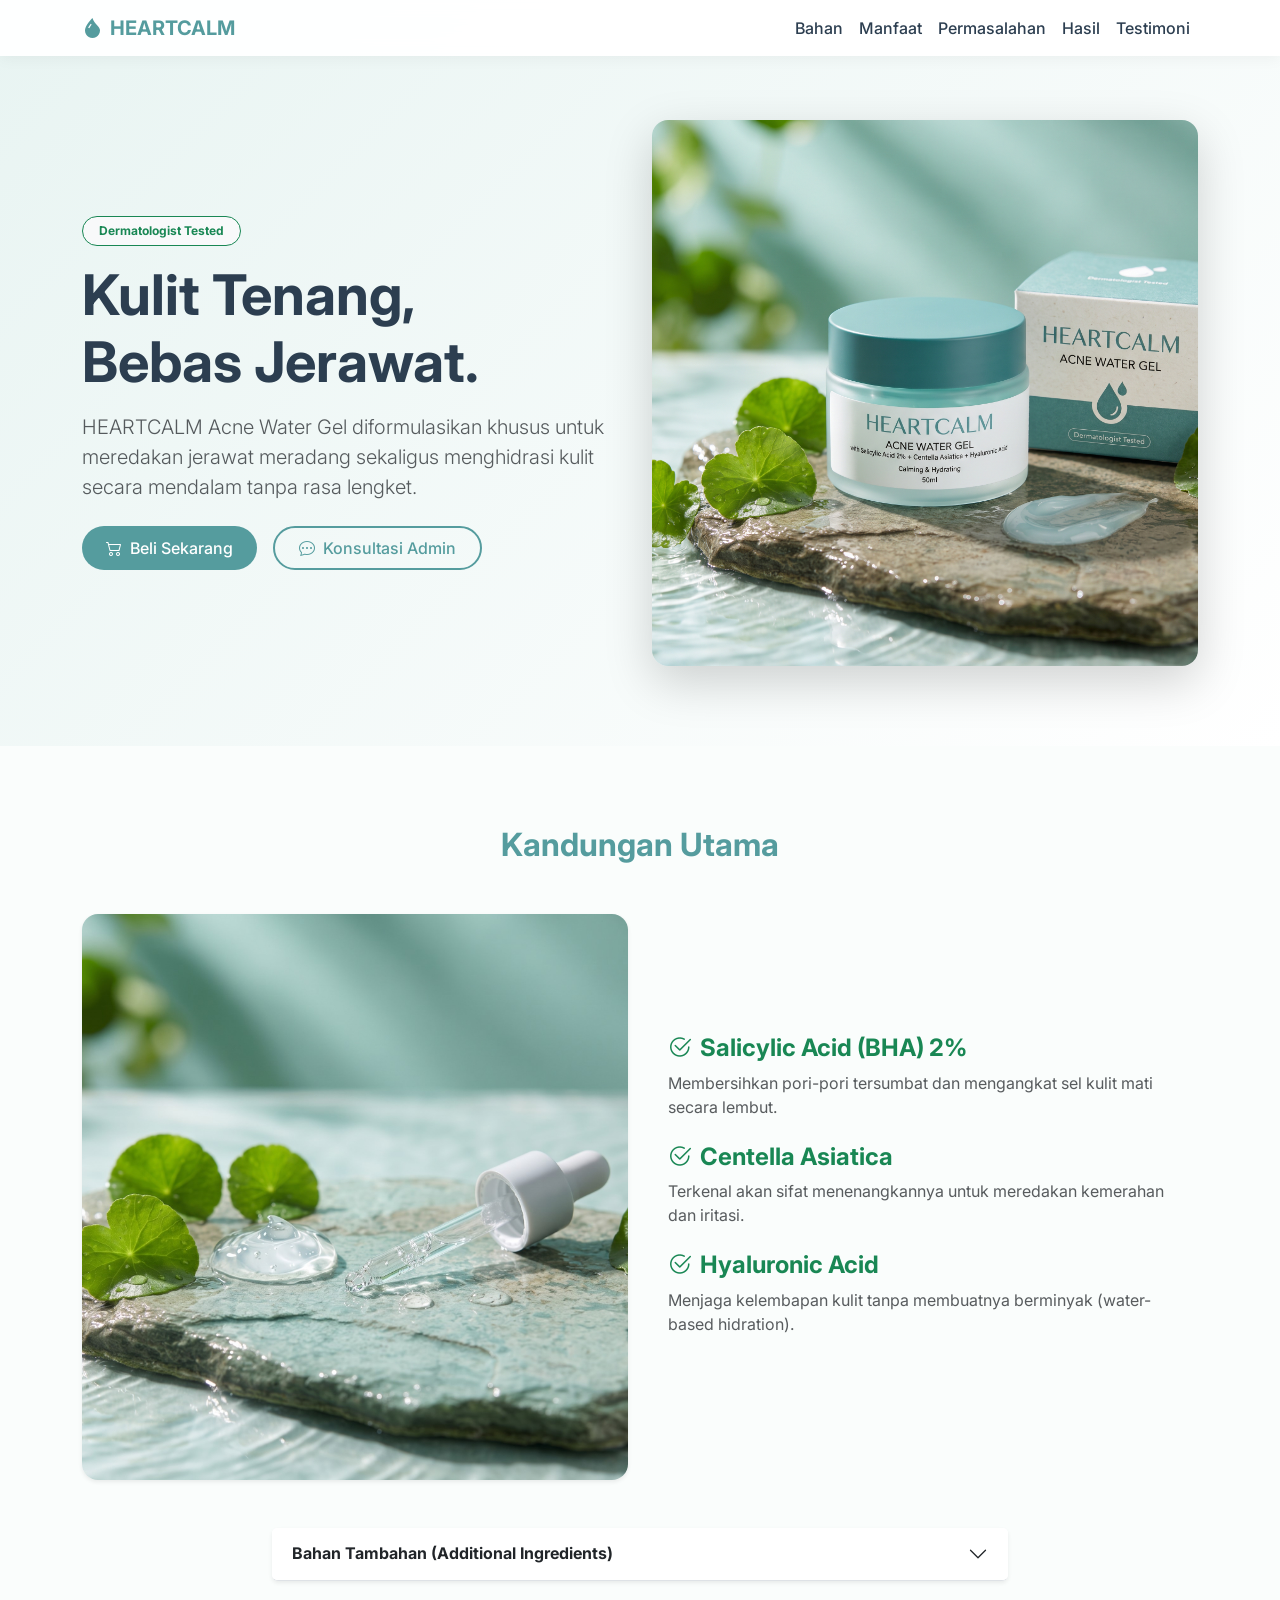
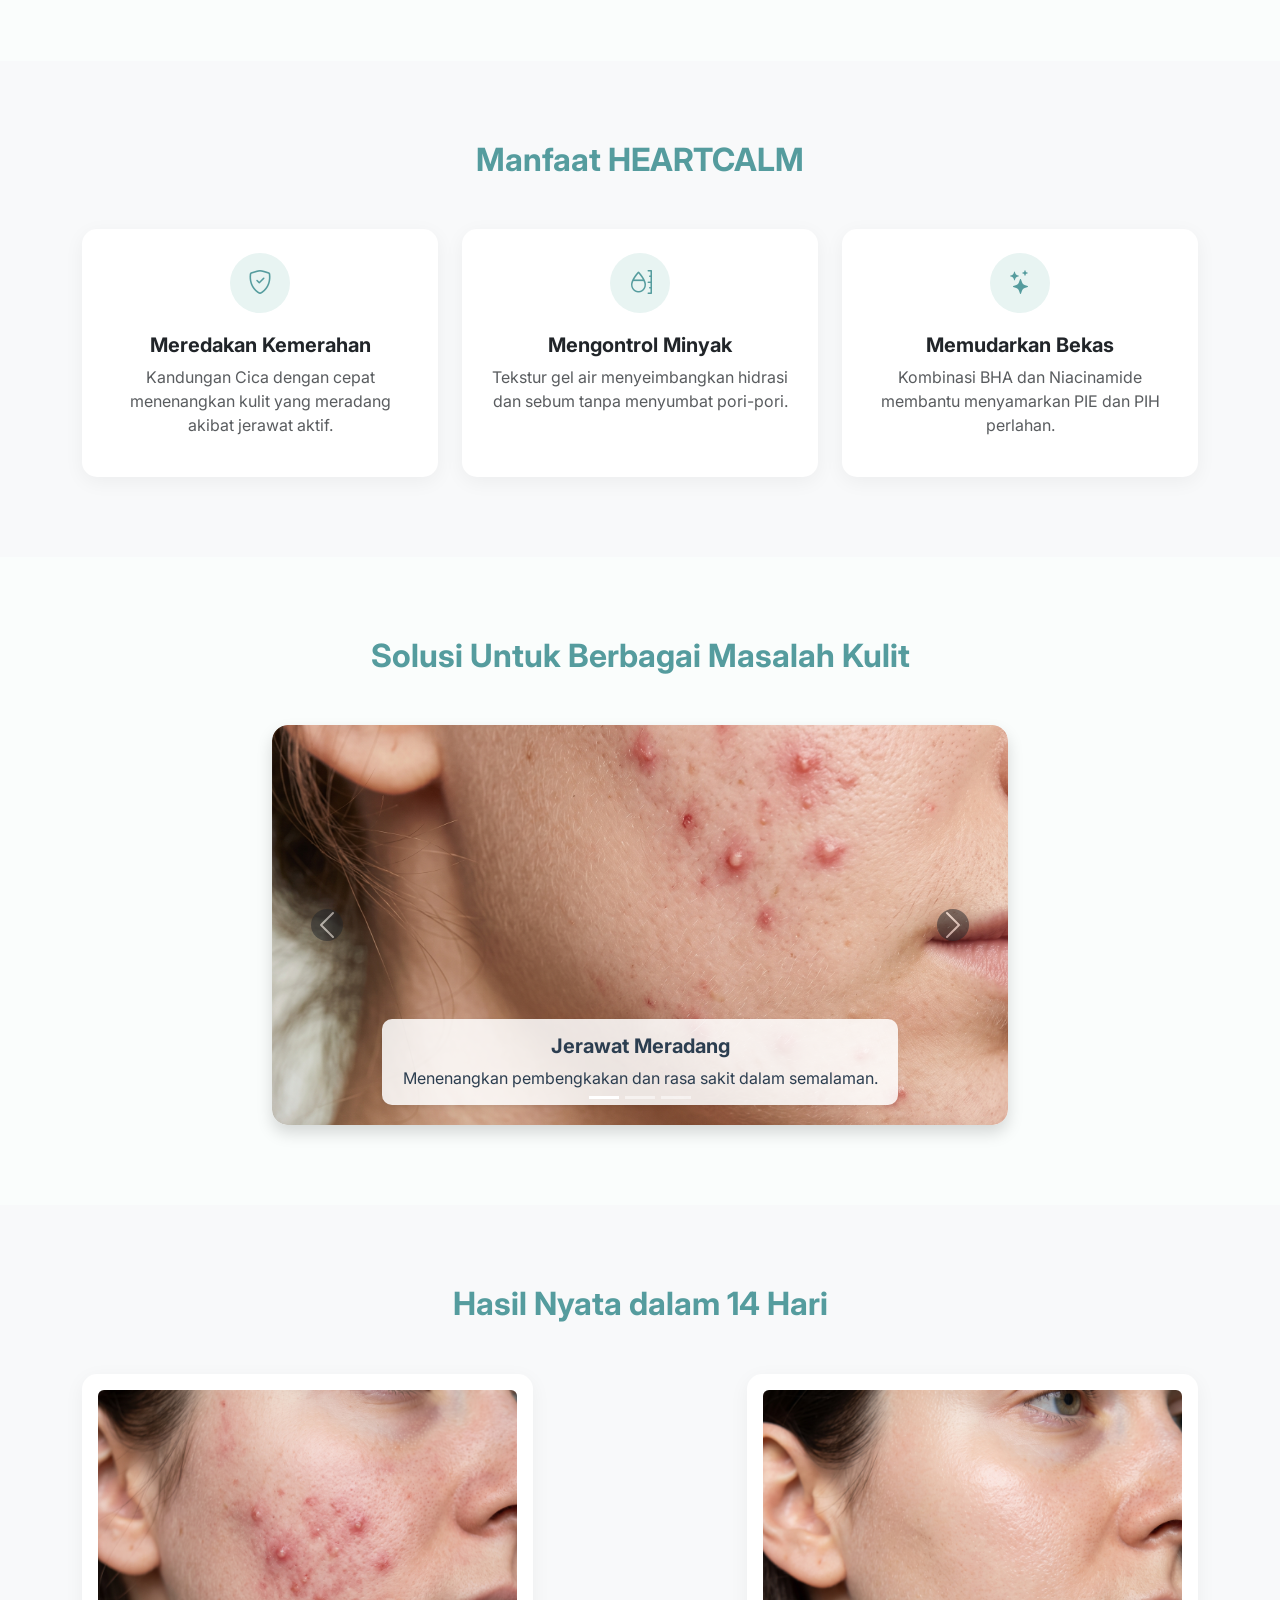
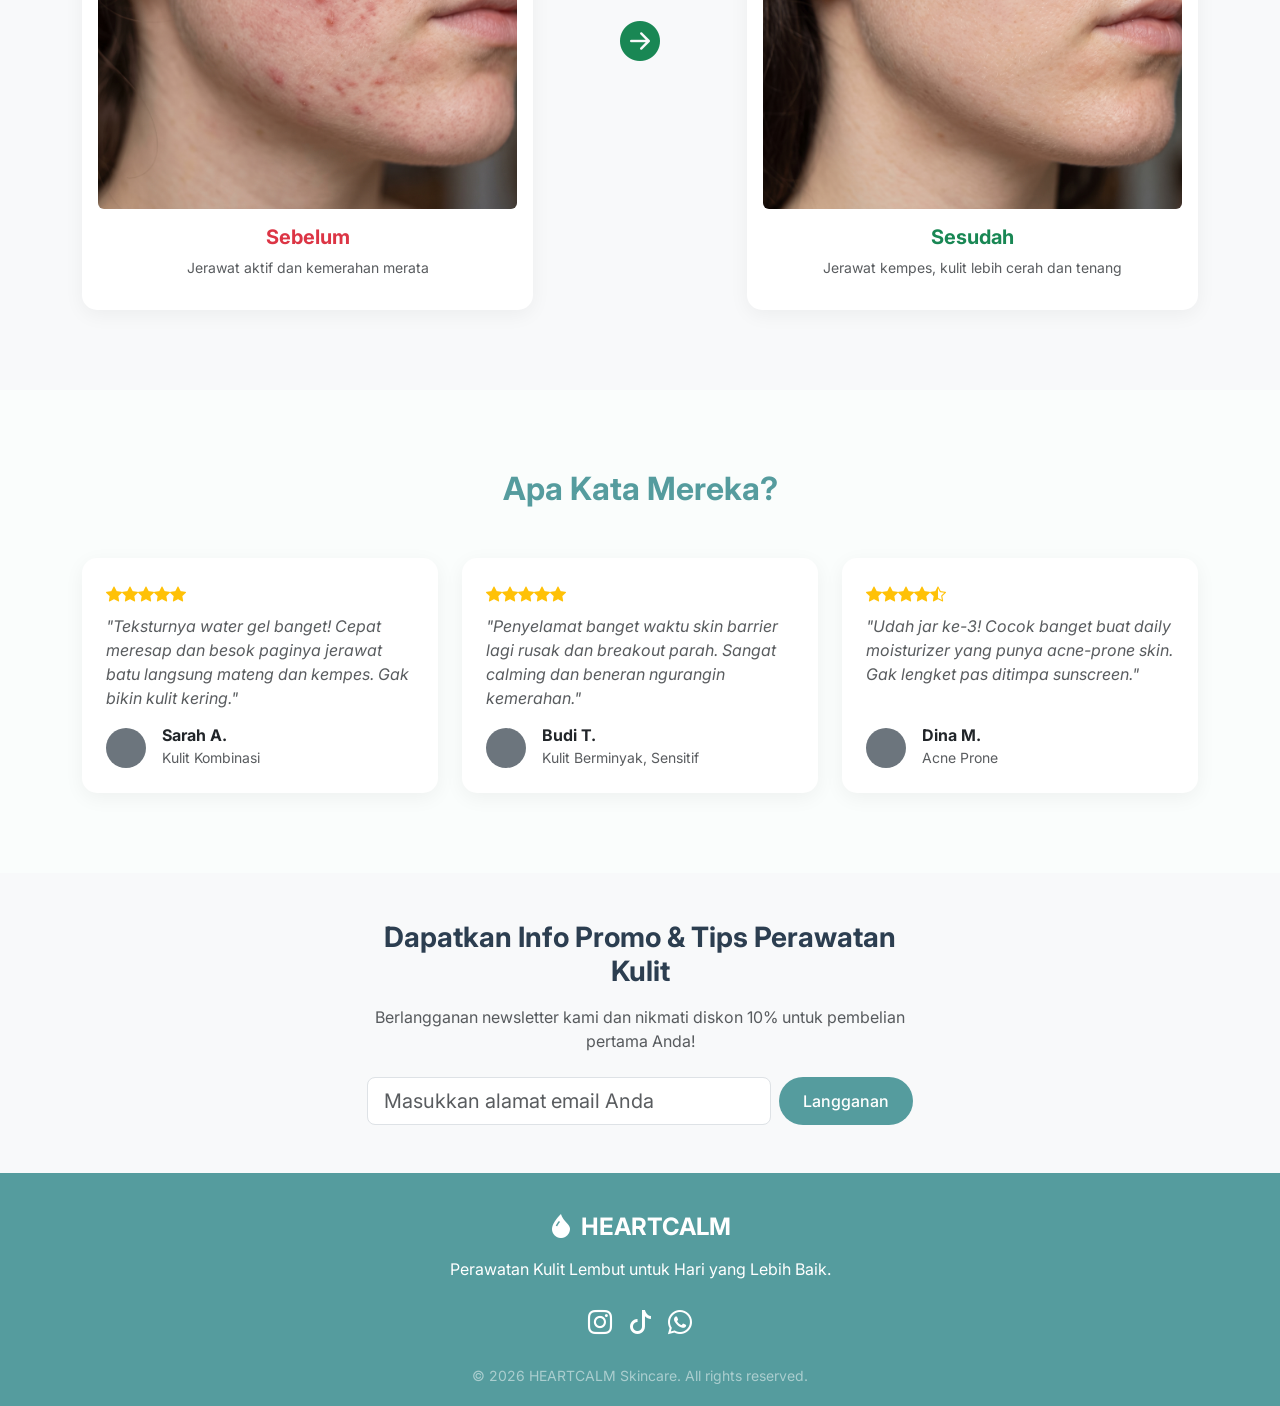
<file: index.html>
<!DOCTYPE html>
<html lang="id">
<head>
    <meta charset="UTF-8">
    <meta name="viewport" content="width=device-width, initial-scale=1.0">
    <title>HEARTCALM Acne Water Gel</title>
    
    <!-- Vendor styles -->
    <link href="https://cdn.jsdelivr.net/npm/bootstrap@5.3.0/dist/css/bootstrap.min.css" rel="stylesheet">
    <!-- Icon library -->
    <link rel="stylesheet" href="https://cdn.jsdelivr.net/npm/bootstrap-icons@1.11.1/font/bootstrap-icons.css">
    <!-- Typography -->
    <link href="https://fonts.googleapis.com/css2?family=Inter:wght@300;400;500;600;700&display=swap" rel="stylesheet">
    <link rel="stylesheet" href="css/styles.css">
</head>
<body data-bs-spy="scroll" data-bs-target="#mainNav" data-bs-root-margin="0px 0px -40%" data-bs-smooth-scroll="true">

    <!-- Navigation -->
    <nav id="mainNav" class="navbar navbar-expand-lg fixed-top">
        <div class="container">
            <a class="navbar-brand" href="#hero">
                <i class="bi bi-droplet-fill me-2"></i>HEARTCALM
            </a>
            <button class="navbar-toggler" type="button" data-bs-toggle="collapse" data-bs-target="#navbarNav">
                <span class="navbar-toggler-icon"></span>
            </button>
            <div class="collapse navbar-collapse" id="navbarNav">
                <ul class="navbar-nav ms-auto align-items-center">
                    <li class="nav-item"><a class="nav-link" href="#bahan">Bahan</a></li>
                    <li class="nav-item"><a class="nav-link" href="#manfaat">Manfaat</a></li>
                    <li class="nav-item"><a class="nav-link" href="#permasalahan">Permasalahan</a></li>
                    <li class="nav-item"><a class="nav-link" href="#hasil">Hasil</a></li>
                    <li class="nav-item"><a class="nav-link" href="#testimoni">Testimoni</a></li>
                </ul>
            </div>
        </div>
    </nav>

    <!-- Hero Section -->
    <header id="hero">
        <div class="container">
            <div class="row align-items-center">
                <div class="col-lg-6 mb-5 mb-lg-0">
                    <span class="badge bg-light text-success border border-success mb-3 px-3 py-2 rounded-pill">Dermatologist Tested</span>
                    <h1 class="display-4 fw-bold mb-3">Kulit Tenang,<br>Bebas Jerawat.</h1>
                    <p class="lead mb-4 text-muted">HEARTCALM Acne Water Gel diformulasikan khusus untuk meredakan jerawat meradang sekaligus menghidrasi kulit secara mendalam tanpa rasa lengket.</p>
                    <div class="d-flex gap-3 flex-wrap">
                        <a href="#pembelian" class="btn btn-primary-custom"><i class="bi bi-cart2 me-2"></i>Beli Sekarang</a>
                        <a href="#konsultasi" class="btn btn-outline-custom"><i class="bi bi-chat-dots me-2"></i>Konsultasi Admin</a>
                    </div>
                </div>
                <div class="col-lg-6 text-center">
                    <img src="asset/mockup.jfif" alt="HEARTCALM Acne Water Gel" class="img-fluid rounded-4 shadow-lg">
                </div>
            </div>
        </div>
    </header>

    <!-- Bahan Section -->
    <section id="bahan">
        <div class="container">
            <h2 class="section-title">Kandungan Utama</h2>
            <div class="row align-items-center mb-5">
                <div class="col-md-6 mb-4 mb-md-0">
                    <img src="asset/kandungan.jpg" class="img-fluid rounded-4 shadow-sm" alt="Ingredients">
                </div>
                <div class="col-md-6">
                    <ul class="list-group list-group-flush mb-4">
                        <li class="list-group-item bg-transparent border-bottom-0 pb-3">
                            <h4 class="text-success fw-bold"><i class="bi bi-check2-circle me-2"></i>Salicylic Acid (BHA) 2%</h4>
                            <p class="text-muted mb-0">Membersihkan pori-pori tersumbat dan mengangkat sel kulit mati secara lembut.</p>
                        </li>
                        <li class="list-group-item bg-transparent border-bottom-0 pb-3">
                            <h4 class="text-success fw-bold"><i class="bi bi-check2-circle me-2"></i>Centella Asiatica</h4>
                            <p class="text-muted mb-0">Terkenal akan sifat menenangkannya untuk meredakan kemerahan dan iritasi.</p>
                        </li>
                        <li class="list-group-item bg-transparent border-bottom-0">
                            <h4 class="text-success fw-bold"><i class="bi bi-check2-circle me-2"></i>Hyaluronic Acid</h4>
                            <p class="text-muted mb-0">Menjaga kelembapan kulit tanpa membuatnya berminyak (water-based hidration).</p>
                        </li>
                    </ul>
                </div>
            </div>

            <!-- Accordion untuk Bahan Tambahan -->
            <div class="row justify-content-center">
                <div class="col-lg-8">
                    <div class="accordion shadow-sm rounded" id="accordionBahan">
                        <div class="accordion-item border-0 border-bottom">
                            <h2 class="accordion-header">
                                <button class="accordion-button collapsed fw-bold" type="button" data-bs-toggle="collapse" data-bs-target="#collapseOne">
                                    Bahan Tambahan (Additional Ingredients)
                                </button>
                            </h2>
                            <div id="collapseOne" class="accordion-collapse collapse" data-bs-parent="#accordionBahan">
                                <div class="accordion-body text-muted">
                                    <strong>Niacinamide:</strong> Membantu mencerahkan bekas jerawat.<br>
                                    <strong>Panthenol (Vitamin B5):</strong> Memperbaiki skin barrier yang rusak.<br>
                                    <strong>Allantoin:</strong> Melindungi kulit dan merangsang pertumbuhan sel baru.<br>
                                    <em>Bebas dari paraben, alkohol, dan pewangi buatan.</em>
                                </div>
                            </div>
                        </div>
                    </div>
                </div>
            </div>
        </div>
    </section>

    <!-- Manfaat Section -->
    <section id="manfaat" class="bg-light">
        <div class="container">
            <h2 class="section-title">Manfaat HEARTCALM</h2>
            <div class="row g-4">
                <div class="col-md-4">
                    <div class="card card-custom p-4 text-center">
                        <div class="d-flex justify-content-center">
                            <div class="icon-box"><i class="bi bi-shield-check"></i></div>
                        </div>
                        <h5 class="fw-bold">Meredakan Kemerahan</h5>
                        <p class="text-muted">Kandungan Cica dengan cepat menenangkan kulit yang meradang akibat jerawat aktif.</p>
                    </div>
                </div>
                <div class="col-md-4">
                    <div class="card card-custom p-4 text-center">
                        <div class="d-flex justify-content-center">
                            <div class="icon-box"><i class="bi bi-moisture"></i></div>
                        </div>
                        <h5 class="fw-bold">Mengontrol Minyak</h5>
                        <p class="text-muted">Tekstur gel air menyeimbangkan hidrasi dan sebum tanpa menyumbat pori-pori.</p>
                    </div>
                </div>
                <div class="col-md-4">
                    <div class="card card-custom p-4 text-center">
                        <div class="d-flex justify-content-center">
                            <div class="icon-box"><i class="bi bi-stars"></i></div>
                        </div>
                        <h5 class="fw-bold">Memudarkan Bekas</h5>
                        <p class="text-muted">Kombinasi BHA dan Niacinamide membantu menyamarkan PIE dan PIH perlahan.</p>
                    </div>
                </div>
            </div>
        </div>
    </section>

    <!-- Permasalahan Section -->
    <section id="permasalahan">
        <div class="container">
            <h2 class="section-title">Solusi Untuk Berbagai Masalah Kulit</h2>
            <div class="row justify-content-center">
                <div class="col-lg-8">
                    <div id="carouselMasalah" class="carousel slide shadow rounded-4 overflow-hidden" data-bs-ride="carousel">
                        <div class="carousel-indicators">
                            <button type="button" data-bs-target="#carouselMasalah" data-bs-slide-to="0" class="active"></button>
                            <button type="button" data-bs-target="#carouselMasalah" data-bs-slide-to="1"></button>
                            <button type="button" data-bs-target="#carouselMasalah" data-bs-slide-to="2"></button>
                        </div>
                        <div class="carousel-inner">
                            <div class="carousel-item active">
                                <img src="asset/jerawat.jfif" class="d-block w-100" alt="Jerawat Meradang">
                                <div class="carousel-caption d-none d-md-block shadow-sm">
                                    <h5 class="fw-bold text-primary-color">Jerawat Meradang</h5>
                                    <p class="mb-0">Menenangkan pembengkakan dan rasa sakit dalam semalaman.</p>
                                </div>
                            </div>
                            <div class="carousel-item">
                                <img src="asset/bekas jerawat (2).jfif" class="d-block w-100" alt="Bekas Jerawat">
                                <div class="carousel-caption d-none d-md-block shadow-sm">
                                    <h5 class="fw-bold text-primary-color">Bekas Jerawat Kemerahan (PIE)</h5>
                                    <p class="mb-0">Memperbaiki tekstur dan meratakan warna kulit.</p>
                                </div>
                            </div>
                            <div class="carousel-item">
                                <img src="asset/kulit sensitif.jfif" class="d-block w-100" alt="Kulit Sensitif">
                                <div class="carousel-caption d-none d-md-block shadow-sm">
                                    <h5 class="fw-bold text-primary-color">Kulit Sensitif & Dehidrasi</h5>
                                    <p class="mb-0">Hidrasi ringan yang aman untuk skin barrier rapuh.</p>
                                </div>
                            </div>
                        </div>
                        <button class="carousel-control-prev" type="button" data-bs-target="#carouselMasalah" data-bs-slide="prev">
                            <span class="carousel-control-prev-icon bg-dark rounded-circle p-3" aria-hidden="true"></span>
                            <span class="visually-hidden">Previous</span>
                        </button>
                        <button class="carousel-control-next" type="button" data-bs-target="#carouselMasalah" data-bs-slide="next">
                            <span class="carousel-control-next-icon bg-dark rounded-circle p-3" aria-hidden="true"></span>
                            <span class="visually-hidden">Next</span>
                        </button>
                    </div>
                </div>
            </div>
        </div>
    </section>

    <!-- Hasil Penggunaan Section -->
    <section id="hasil" class="bg-light">
        <div class="container">
            <h2 class="section-title">Hasil Nyata dalam 14 Hari</h2>
            <div class="row g-4 text-center justify-content-center">
                <div class="col-md-5">
                    <div class="card card-custom p-3">
                        <img src="asset/sebelum.jfif" class="img-fluid rounded mb-3" alt="Before">
                        <h5 class="fw-bold text-danger">Sebelum</h5>
                        <p class="text-muted small">Jerawat aktif dan kemerahan merata</p>
                    </div>
                </div>
                <div class="col-md-2 d-flex align-items-center justify-content-center">
                    <i class="bi bi-arrow-right-circle-fill text-success fs-1 d-none d-md-block"></i>
                    <i class="bi bi-arrow-down-circle-fill text-success fs-1 d-md-none my-3"></i>
                </div>
                <div class="col-md-5">
                    <div class="card card-custom p-3">
                        <img src="asset/sesudah.jfif" class="img-fluid rounded mb-3" alt="After">
                        <h5 class="fw-bold text-success">Sesudah</h5>
                        <p class="text-muted small">Jerawat kempes, kulit lebih cerah dan tenang</p>
                    </div>
                </div>
            </div>
        </div>
    </section>

    <!-- Testimoni Section -->
    <section id="testimoni">
        <div class="container">
            <h2 class="section-title">Apa Kata Mereka?</h2>
            <div class="row g-4">
                <div class="col-md-4">
                    <div class="card card-custom p-4">
                        <div class="text-warning mb-2">
                            <i class="bi bi-star-fill"></i><i class="bi bi-star-fill"></i><i class="bi bi-star-fill"></i><i class="bi bi-star-fill"></i><i class="bi bi-star-fill"></i>
                        </div>
                        <p class="fst-italic text-muted">"Teksturnya water gel banget! Cepat meresap dan besok paginya jerawat batu langsung mateng dan kempes. Gak bikin kulit kering."</p>
                        <div class="d-flex align-items-center mt-auto">
                            <div class="bg-secondary rounded-circle me-3" style="width: 40px; height: 40px;"></div>
                            <div>
                                <h6 class="mb-0 fw-bold">Sarah A.</h6>
                                <small class="text-muted">Kulit Kombinasi</small>
                            </div>
                        </div>
                    </div>
                </div>
                <div class="col-md-4">
                    <div class="card card-custom p-4">
                        <div class="text-warning mb-2">
                            <i class="bi bi-star-fill"></i><i class="bi bi-star-fill"></i><i class="bi bi-star-fill"></i><i class="bi bi-star-fill"></i><i class="bi bi-star-fill"></i>
                        </div>
                        <p class="fst-italic text-muted">"Penyelamat banget waktu skin barrier lagi rusak dan breakout parah. Sangat calming dan beneran ngurangin kemerahan."</p>
                        <div class="d-flex align-items-center mt-auto">
                            <div class="bg-secondary rounded-circle me-3" style="width: 40px; height: 40px;"></div>
                            <div>
                                <h6 class="mb-0 fw-bold">Budi T.</h6>
                                <small class="text-muted">Kulit Berminyak, Sensitif</small>
                            </div>
                        </div>
                    </div>
                </div>
                <div class="col-md-4">
                    <div class="card card-custom p-4">
                        <div class="text-warning mb-2">
                            <i class="bi bi-star-fill"></i><i class="bi bi-star-fill"></i><i class="bi bi-star-fill"></i><i class="bi bi-star-fill"></i><i class="bi bi-star-half"></i>
                        </div>
                        <p class="fst-italic text-muted">"Udah jar ke-3! Cocok banget buat daily moisturizer yang punya acne-prone skin. Gak lengket pas ditimpa sunscreen."</p>
                        <div class="d-flex align-items-center mt-auto">
                            <div class="bg-secondary rounded-circle me-3" style="width: 40px; height: 40px;"></div>
                            <div>
                                <h6 class="mb-0 fw-bold">Dina M.</h6>
                                <small class="text-muted">Acne Prone</small>
                            </div>
                        </div>
                    </div>
                </div>
            </div>
        </div>
    </section>

    <!-- Newsletter Section -->
    <section id="newsletter" class="bg-light pb-5 pt-5">
        <div class="container text-center">
            <div class="row justify-content-center">
                <div class="col-md-8 col-lg-6">
                    <h3 class="fw-bold mb-3">Dapatkan Info Promo & Tips Perawatan Kulit</h3>
                    <p class="text-muted mb-4">Berlangganan newsletter kami dan nikmati diskon 10% untuk pembelian pertama Anda!</p>
                    
                    <form id="newsletterForm" class="d-flex flex-column flex-sm-row gap-2" novalidate>
                        <div class="flex-grow-1 position-relative text-start">
                            <input type="email" class="form-control form-control-lg" id="emailInput" placeholder="Masukkan alamat email Anda" required>
                            <div class="invalid-feedback">
                                Silakan masukkan format email yang valid (contoh: nama@email.com).
                            </div>
                        </div>
                        <button type="submit" class="btn btn-primary-custom px-4">Langganan</button>
                    </form>
                </div>
            </div>
        </div>
    </section>

    <!-- Footer -->
    <footer>
        <div class="container text-center">
            <h4 class="fw-bold mb-3"><i class="bi bi-droplet-fill me-2"></i>HEARTCALM</h4>
            <p class="mb-4">Perawatan Kulit Lembut untuk Hari yang Lebih Baik.</p>
            <div class="d-flex justify-content-center gap-3 mb-4">
                <a href="#" class="text-white fs-4"><i class="bi bi-instagram"></i></a>
                <a href="#" class="text-white fs-4"><i class="bi bi-tiktok"></i></a>
                <a href="#" class="text-white fs-4"><i class="bi bi-whatsapp"></i></a>
            </div>
            <p class="small text-white-50 mb-0">&copy; 2026 HEARTCALM Skincare. All rights reserved.</p>
        </div>
    </footer>

    <!-- Bootstrap Success Modal (Simulation) -->
    <div class="modal fade" id="successModal" tabindex="-1" aria-labelledby="successModalLabel" aria-hidden="true">
        <div class="modal-dialog modal-dialog-centered">
            <div class="modal-content border-0 shadow">
                <div class="modal-header bg-success text-white border-0">
                    <h5 class="modal-title" id="successModalLabel"><i class="bi bi-check-circle-fill me-2"></i>Berhasil!</h5>
                    <button type="button" class="btn-close btn-close-white" data-bs-dismiss="modal" aria-label="Close"></button>
                </div>
                <div class="modal-body text-center p-4">
                    <p class="mb-0 fs-5">Terima kasih telah berlangganan!</p>
                    <p class="text-muted mt-2">Cek kotak masuk email Anda untuk mendapatkan kode promo diskon 10%.</p>
                </div>
                <div class="modal-footer border-0 justify-content-center">
                    <button type="button" class="btn btn-outline-success px-4 rounded-pill" data-bs-dismiss="modal">Tutup</button>
                </div>
            </div>
        </div>
    </div>

    <!-- Vendor JavaScript -->
    <script src="https://cdn.jsdelivr.net/npm/bootstrap@5.3.0/dist/js/bootstrap.bundle.min.js"></script>
    <script src="js/main.js"></script>
</body>
</html>
</file>
<file: css/styles.css>
/* HEARTCALM visual styles. Bootstrap provides the responsive layout utilities. */

:root {
            --primary-color: #559c9e; /* Calming Teal */
            --primary-light: #e8f4f2;
            --secondary-color: #7b9e89; /* Soft Green */
            --text-dark: #2c3e50;
        }

        html {
            scroll-behavior: smooth;
            scroll-padding-top: 80px; /* Accounts for fixed navbar */
        }

        body {
            font-family: 'Inter', sans-serif;
            color: var(--text-dark);
            background-color: #fafdfc;
        }

        /* Navbar Styling */
        .navbar {
            background-color: rgba(255, 255, 255, 0.95);
            backdrop-filter: blur(10px);
            box-shadow: 0 2px 15px rgba(0,0,0,0.05);
        }
        .navbar-brand {
            font-weight: 700;
            color: var(--primary-color) !important;
        }
        .nav-link {
            font-weight: 500;
            color: var(--text-dark);
            transition: color 0.3s;
        }
        .nav-link:hover, .nav-link.active {
            color: var(--primary-color) !important;
        }

        /* Buttons */
        .btn-primary-custom {
            background-color: var(--primary-color);
            color: white;
            border: none;
            padding: 10px 24px;
            border-radius: 50px;
            font-weight: 500;
            transition: all 0.3s ease;
        }
        .btn-primary-custom:hover {
            background-color: #437c7e;
            color: white;
            transform: translateY(-2px);
        }
        .btn-outline-custom {
            background-color: transparent;
            color: var(--primary-color);
            border: 2px solid var(--primary-color);
            padding: 8px 24px;
            border-radius: 50px;
            font-weight: 500;
            transition: all 0.3s ease;
        }
        .btn-outline-custom:hover {
            background-color: var(--primary-color);
            color: white;
        }

        /* Sections */
        section {
            padding: 80px 0;
        }
        .section-title {
            text-align: center;
            margin-bottom: 50px;
            font-weight: 700;
            color: var(--primary-color);
        }

        /* Hero Section */
        #hero {
            background: linear-gradient(135deg, var(--primary-light) 0%, #ffffff 100%);
            padding-top: 120px;
            padding-bottom: 80px;
        }

        /* Cards */
        .card-custom {
            border: none;
            border-radius: 15px;
            box-shadow: 0 5px 20px rgba(0,0,0,0.05);
            transition: transform 0.3s;
            height: 100%;
        }
        .card-custom:hover {
            transform: translateY(-5px);
        }
        .icon-box {
            width: 60px;
            height: 60px;
            background-color: var(--primary-light);
            color: var(--primary-color);
            border-radius: 50%;
            display: flex;
            align-items: center;
            justify-content: center;
            font-size: 24px;
            margin-bottom: 20px;
        }

        /* Carousel Customization */
        .carousel-item img {
            border-radius: 15px;
            object-fit: cover;
            height: 400px;
        }
        .carousel-caption {
            background: rgba(255,255,255,0.85);
            border-radius: 10px;
            color: var(--text-dark);
            bottom: 20px;
            padding: 15px;
        }

        /* Footer */
        footer {
            background-color: var(--primary-color);
            color: white;
            padding: 40px 0 20px;
        }
</file>
